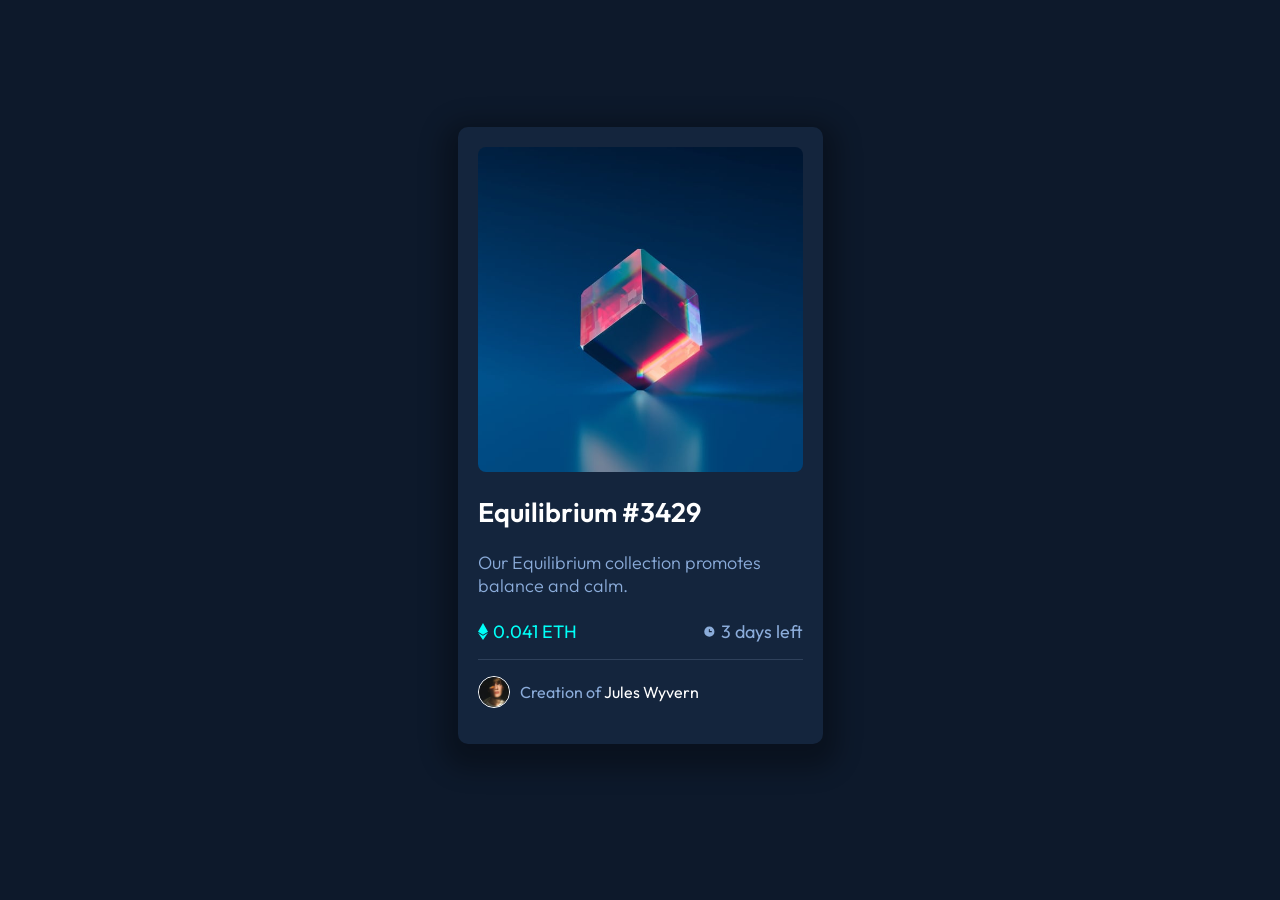
<file: index.html>
<!DOCTYPE html>
<html lang="en">

<head>
      <meta charset="UTF-8">
      <meta name="viewport" content="width=device-width, initial-scale=1.0">
      <!-- displays site properly based on user's device -->

      <link rel="stylesheet" href="https://fonts.googleapis.com/css2?family=Outfit:wght@300;400;600&display=swap">
      <link rel="icon" type="image/png" sizes="32x32" href="./images/favicon-32x32.png">

      <title>Frontend Mentor | NFT preview card component</title>

      <link rel="stylesheet" href="./style.css">
</head>

<body>
      <div class="container">
            <div class="card">
                  <div class="card__image__holder">
                        <img class="card__image" src="./images/image-equilibrium.jpg" alt="Equilibrium artwork">
                        <div class="card__image__view">
                              <img src="./images/icon-view.svg" aria-hidden="true" alt="">
                        </div>
                  </div>
                  <h2 class="card__header">
                        <a>
                              Equilibrium #3429
                        </a>
                  </h2>
                  <p class="card__body">
                        Our Equilibrium collection promotes balance and calm.
                  </p>
                  <div class="card__status">
                        <div class="card__status__currency">
                              <img src="./images/icon-ethereum.svg" aria-hidden="true" alt="">
                              <div class="center-text-hzl">0.041 ETH</div>
                        </div>
                        <div class="card__status__time">
                              <img src="./images/icon-clock.svg" aria-hidden="true" alt="">
                              <div class="center-text-hzl">3 days left</div>
                        </div>
                  </div>
                  <div class="card__creator">
                        <img src="./images/image-avatar.png" alt="User avatar">
                        <div class="center-text-hzl">
                              <span>Creation of <a> Jules Wyvern</a></span>
                        </div>
                  </div>
            </div>
</body>

</html>
</file>
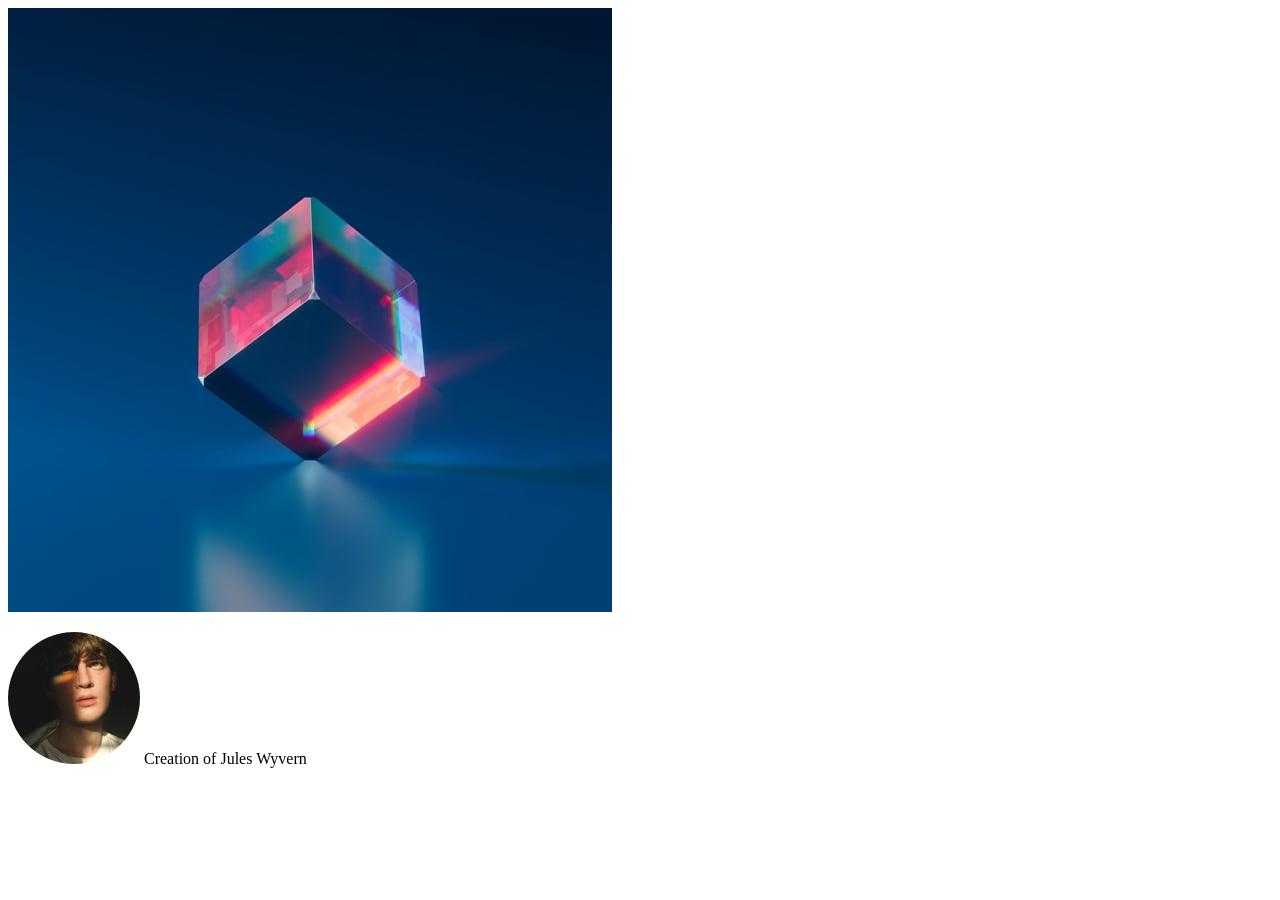
<file: main.html>
<body>
    <div class="card">
        <img src="images/image-equilibrium.jpg">
        <h2 class="card__header link">

        </h2>
        <p class="card__body">

        </p>
        <div class="card__status">
            <div>

            </div>
            <div>

            </div>
        </div>
        <div class="line-break"></div>
        <div class="card__creator">
            <img src="images/image-avatar.png">
            <span>Creation of <span class="link">Jules Wyvern</span></span>
        </div>
    </div>
</body>
</file>
<file: style.css>
:root {
    --clr-bg: hsl(217, 54%, 11%);  
    --clr-text: hsl(215, 51%, 70%); 
    --clr-accent: hsl(178, 100%, 50%); 
    --clr-accent-overlay: hsl(178, 100%, 50%, 0.5); 
    --clr-highlight: hsl(0, 0%, 100%); 
}

body {
    background-color: var(--clr-bg);   
    color: var(--clr-text);
    font-family: Outfit;
    font-size: 18px;
    height: 95vh;
}

.container {
    height: 100%;
    display: flex;
    justify-content: center;
    align-items: center;
}

.card {
    background-color: hsl(216, 50%, 16%);
    max-width: 325px;
    padding: 20px;
    border-radius: 10px;
    box-shadow: 0 10px 25px 15px hsl(0, 0%, 0%, 0.30)
}

.card__image__holder {
    position: relative;
    border-radius: 8px;
    overflow: hidden;
}

.card__image {
    max-width: 100%;
    display: block;
    object-fit: cover;
}

.card__image__holder:hover {
    cursor: pointer;
}

.card__image__view {
    position: absolute;
    background-color: var(--clr-accent-overlay);
    inset: 0;
    display: flex;
    justify-content: center;
    align-items: center;
    opacity: 0;
    transition: opacity 0.3s ease;
}

.card__image__holder:hover .card__image__view {
    opacity: 1;
}

.card__image__view img {
    max-width: 30px;
}

.card__header {
    font-weight: 600;
}

.card__body {
    font-weight: 300;
}

a {
    color : var(--clr-highlight);
    transition: color 0.3s ease;
}
a:hover {
    color : var(--clr-accent);
    cursor: pointer;
}

.card__creator {
    border-top: 1px solid hsl(215, 32%, 27%);
    padding-top: 1rem;
    padding-bottom: 1rem;
    display: flex;
    gap: 10px;
    text-align: center;
    font-size: 16px;
}

.card__creator img {
    max-width: 30px;
    border-radius: 100%;
    border: 1px solid var(--clr-highlight);
}
.center-text-hzl {
    display: flex;
    align-items: center;
}

.card__status {
    display: flex;
    align-items: center;
    margin-bottom: 1rem;
    padding-top: 5px;
}
.card__status > * {
    display: flex;
    align-items: center;
}

.card__status__currency img {
    max-width: 10px;
    margin-right: 5px;
}

.card__status__currency {
    flex-grow: 1;
    color:var(--clr-accent);
}

.card__status__time img {
    max-width: 13px;
    margin-right: 5px;
}
</file>
